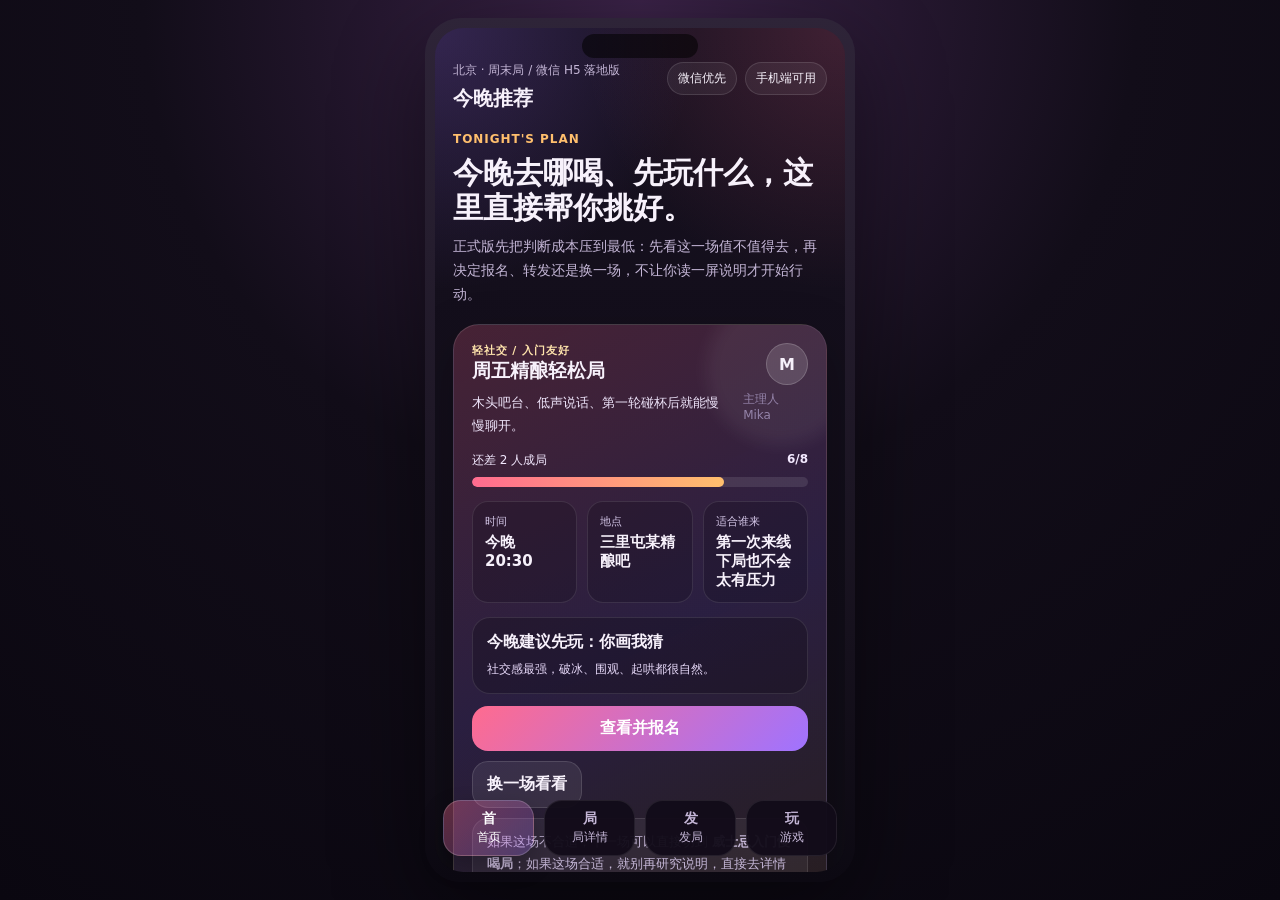
<file: out/index.html>
<!-- Generated by Trae Work -->
<!DOCTYPE html>
<html lang="zh-CN">
<head>
  <meta charset="UTF-8">
  <meta name="viewport" content="width=device-width, initial-scale=1.0, viewport-fit=cover">
  <title>今晚喝点什么</title>
  <meta name="description" content="一个适合微信分享的周末喝酒拼局 H5，支持推荐、报名、主理人处理和游戏入口。">
  <meta name="theme-color" content="#120d19">
  <meta http-equiv="refresh" content="0; url=./weekend-drinking-app.html">
  <script>
    const version = '?v=4.0';
    window.location.replace('./weekend-drinking-app.html' + version);
  </script>
</head>
<body>
  <p>如果没有自动跳转，请打开 <a href="./weekend-drinking-app.html?v=4.0">weekend-drinking-app.html</a>。</p>
</body>
</html>
</file>
